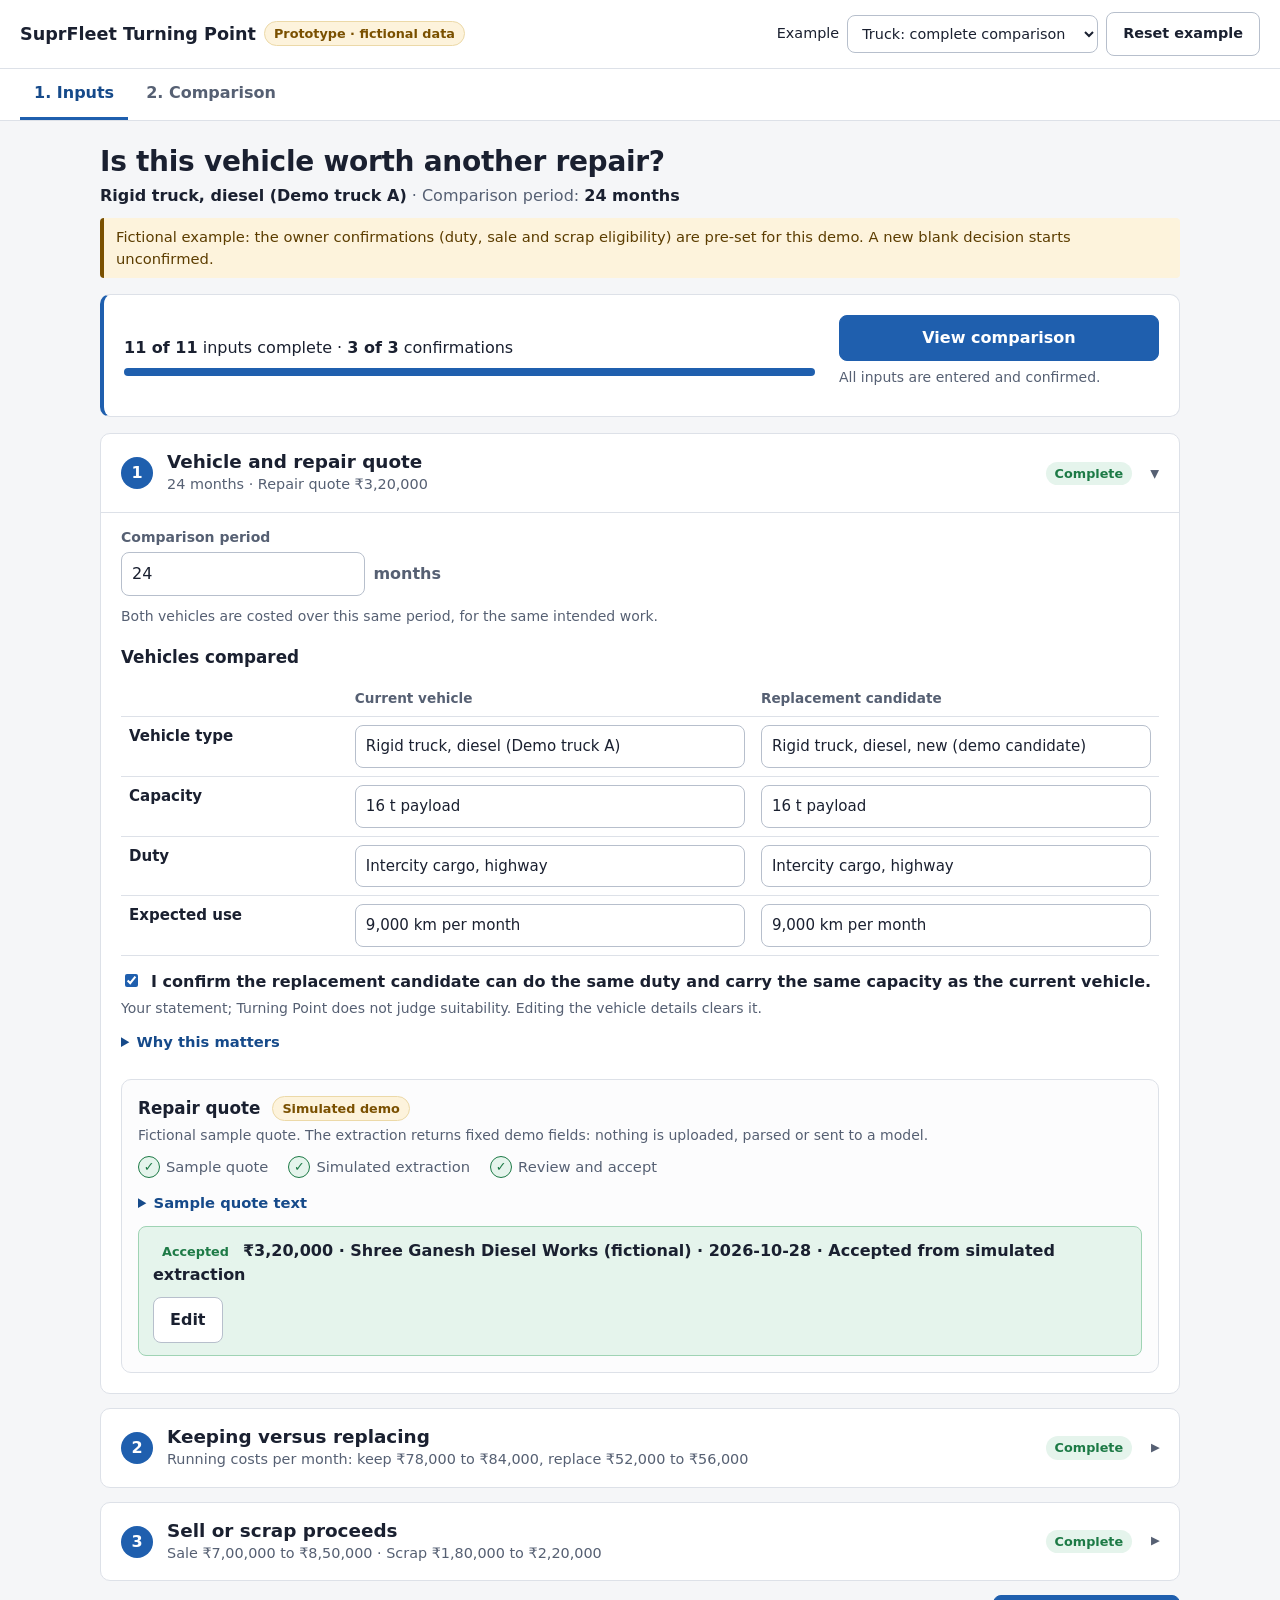
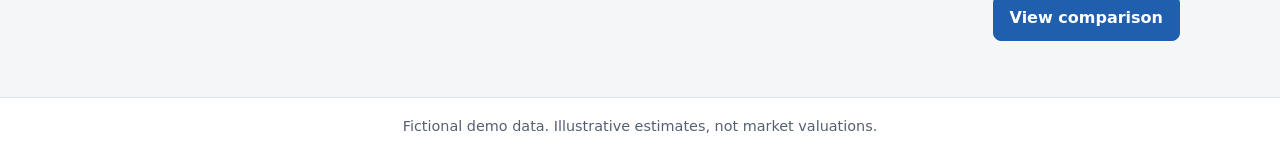
<file: index.html>
<!DOCTYPE html>
<html lang="en">
<head>
  <meta charset="utf-8">
  <meta name="viewport" content="width=device-width, initial-scale=1">
  <title>SuprFleet Turning Point (prototype)</title>
  <link rel="stylesheet" href="styles.css">
</head>
<body>
  <header class="topbar">
    <div class="brand">
      <span class="brand-name">SuprFleet Turning Point</span>
      <span class="badge badge-demo">Prototype · fictional data</span>
    </div>
    <div class="controls">
      <label for="preset">Example</label>
      <select id="preset"></select>
      <button type="button" id="reset" class="btn btn-quiet">Reset example</button>
    </div>
  </header>

  <nav class="tabs" aria-label="Views">
    <a href="#inputs" id="tab-inputs" class="tab">1. Inputs</a>
    <a href="#comparison" id="tab-comparison" class="tab">2. Comparison</a>
  </nav>

  <main>
    <section id="view-inputs" class="view" aria-labelledby="tab-inputs"></section>
    <section id="view-comparison" class="view" aria-labelledby="tab-comparison" hidden></section>
  </main>

  <footer class="footer">Fictional demo data. Illustrative estimates, not market valuations.</footer>

  <script src="js/engine.js"></script>
  <script src="js/presets.js"></script>
  <script src="js/explain.js"></script>
  <script src="js/app.js"></script>
</body>
</html>
</file>
<file: styles.css>
/* SuprFleet Turning Point prototype styles. Plain CSS, no framework. */

:root {
  --bg: #f5f6f8;
  --card: #ffffff;
  --ink: #1a2030;
  --muted: #566073;
  --line: #dde1e8;
  --accent: #1f5fae;
  --accent-ink: #164a8a;
  --accent-soft: #e7effa;
  --ok: #1d7a46;
  --ok-soft: #e5f4ec;
  --warn: #7a5000;
  --warn-soft: #fdf3dc;
  --bad: #a3262a;
  --bad-soft: #fbe9e9;
  --radius: 10px;
  font-family: system-ui, -apple-system, "Segoe UI", Roboto, "Noto Sans", sans-serif;
  font-size: 16px;
  color: var(--ink);
  background: var(--bg);
  line-height: 1.5;
}

* { box-sizing: border-box; }
body { margin: 0; overflow-x: hidden; }
h1 { font-size: 1.75rem; line-height: 1.2; margin: 0 0 6px; letter-spacing: -0.01em; }
h2 { font-size: 1.2rem; line-height: 1.3; margin: 0 0 12px; }
h3 { font-size: 1.05rem; margin: 0 0 10px; }
h4 { font-size: 0.95rem; margin: 14px 0 6px; }
p { margin: 0 0 8px; }
code { font-family: ui-monospace, Menlo, Consolas, monospace; font-size: 0.85em; background: #f1f3f6; padding: 1px 4px; border-radius: 4px; overflow-wrap: anywhere; }
.sr-only { position: absolute; width: 1px; height: 1px; margin: -1px; padding: 0; overflow: hidden; clip: rect(0 0 0 0); white-space: nowrap; border: 0; }

/* Top bar and tabs */
.topbar {
  display: flex; flex-wrap: wrap; gap: 10px 16px; align-items: center; justify-content: space-between;
  padding: 12px 20px; background: var(--card); border-bottom: 1px solid var(--line);
}
.brand { display: flex; flex-wrap: wrap; gap: 8px; align-items: center; }
.brand-name { font-weight: 700; font-size: 1.1rem; }
.controls { display: flex; flex-wrap: wrap; gap: 8px; align-items: center; font-size: 0.9rem; }
.controls select { width: auto; min-width: 240px; }

.tabs { display: flex; gap: 4px; padding: 0 20px; background: var(--card); border-bottom: 1px solid var(--line); position: sticky; top: 0; z-index: 5; }
.tab { padding: 12px 14px; color: var(--muted); text-decoration: none; font-weight: 600; border-bottom: 3px solid transparent; }
.tab.active { color: var(--accent-ink); border-bottom-color: var(--accent); }
.tab:focus-visible { outline: 3px solid #9cc0ee; outline-offset: -3px; }

main { max-width: 1120px; margin: 0 auto; padding: 24px 20px 40px; }
.footer { text-align: center; color: var(--muted); font-size: 0.9rem; padding: 18px 20px 28px; border-top: 1px solid var(--line); background: var(--card); }

.page-head { margin-bottom: 16px; }
.page-sub { color: var(--muted); font-size: 1rem; margin: 0; }
.page-sub strong { color: var(--ink); }
.note-demo { margin: 10px 0 0; padding: 8px 12px; border-left: 4px solid var(--warn); background: var(--warn-soft); color: #5c3d00; border-radius: 4px; font-size: 0.92rem; }

/* Cards and layout */
.card { background: var(--card); border: 1px solid var(--line); border-radius: var(--radius); padding: 20px; margin-bottom: 16px; }
.sub-card { border: 1px solid var(--line); border-radius: var(--radius); padding: 16px; background: #fcfcfd; }
.sub-head { margin-bottom: 8px; }
.sub-head h3 { margin-bottom: 6px; }
.grid-2 { display: grid; grid-template-columns: repeat(2, minmax(0, 1fr)); gap: 16px; align-items: start; }
.two-col { display: grid; grid-template-columns: repeat(2, minmax(0, 1fr)); gap: 12px; }

/* Form controls */
input, select { font: inherit; color: inherit; padding: 9px 10px; border: 1px solid #b7bfcc; border-radius: 8px; background: #fff; width: 100%; min-width: 0; }
input:focus-visible, select:focus-visible, .btn:focus-visible, .link:focus-visible, summary:focus-visible, a:focus-visible, [tabindex="-1"]:focus-visible { outline: 3px solid #5b94dc; outline-offset: 2px; }
input[type="checkbox"], input[type="radio"] { accent-color: var(--accent); }
.text-field { display: block; margin: 10px 0; }
.text-field > span, .label-sm, .mini-label { display: block; font-size: 0.875rem; color: var(--muted); margin-bottom: 4px; font-weight: 600; }
.narrow { max-width: 320px; }
.check { display: flex; gap: 10px; align-items: flex-start; margin-top: 14px; font-weight: 600; }
.check input, .radio input, .fixed-toggle input { width: auto; margin-top: 4px; }
.radio { display: inline-flex; gap: 6px; align-items: center; margin-right: 16px; }
fieldset.elig { border: 1px solid var(--line); border-radius: 8px; margin: 12px 0 0; padding: 8px 12px 10px; }
fieldset.elig legend { font-size: 0.875rem; font-weight: 600; color: var(--muted); padding: 0 4px; }

.text-field > span.amt, .mini > span.amt { display: flex; align-items: center; position: relative; margin: 0; font-size: inherit; color: inherit; font-weight: inherit; }
.amt { display: flex; align-items: center; position: relative; }
.amt .cur { position: absolute; left: 10px; color: var(--muted); pointer-events: none; }
.amt .cur + input { padding-left: 24px; }
.amt input { font-variant-numeric: tabular-nums; }
.amt .suf, .text-field > span.amt > .suf { display: inline; margin: 0 0 0 8px; color: var(--muted); font-weight: 600; font-size: 1rem; }

.money { margin: 0 0 14px; padding: 10px 0 0; }
.money-head { display: flex; flex-wrap: wrap; justify-content: space-between; gap: 4px 10px; align-items: baseline; }
.money-label { font-weight: 600; }
.unit { font-size: 0.875rem; color: var(--muted); margin: 0 0 6px; }
.tag { font-size: 0.75rem; font-weight: 700; padding: 1px 8px; border-radius: 4px; white-space: nowrap; }
.tag-cost { background: #eceff4; color: #39445a; }
.tag-sub { background: var(--ok-soft); color: var(--ok); }
.money-inputs { display: grid; grid-template-columns: 1fr 1fr; gap: 8px; }
.money.is-fixed .money-inputs { grid-template-columns: 1fr; }
.money.is-fixed .hi { display: none; }
.mini { display: block; }
.fixed-toggle { display: inline-flex; gap: 6px; align-items: center; font-size: 0.875rem; color: var(--muted); margin-top: 6px; }
.calc { font-size: 0.9rem; font-weight: 600; color: var(--accent-ink); margin: 6px 0 0; font-variant-numeric: tabular-nums; }
.calc:empty { display: none; }
.ro-val { font-size: 1.1rem; font-weight: 700; margin: 4px 0; font-variant-numeric: tabular-nums; }

.hint { font-size: 0.875rem; color: var(--muted); margin-top: 4px; }
.muted { color: var(--muted); }
.msg { font-size: 0.9rem; margin: 4px 0 0; min-height: 0; }
.msg:empty { display: none; }
.st-missing { color: var(--warn); }
.st-invalid { color: var(--bad); font-weight: 600; }
.st-unreviewed { color: var(--warn); font-weight: 600; }

/* Expandable details */
details.more { margin: 8px 0; font-size: 0.92rem; }
details.more > summary { cursor: pointer; color: var(--accent-ink); font-weight: 600; padding: 4px 0; }
details.more > summary:hover { text-decoration: underline; }
details.more > p, details.more > div, details.more > pre { margin-top: 6px; }
details.more[open] > summary { margin-bottom: 4px; }
details.history { margin-top: 16px; border-top: 1px dashed var(--line); padding-top: 8px; }

/* Numbered input sections */
details.step { background: var(--card); border: 1px solid var(--line); border-radius: var(--radius); margin-bottom: 14px; }
details.step > summary { display: flex; align-items: center; gap: 14px; padding: 16px 20px; cursor: pointer; list-style: none; border-radius: var(--radius); }
details.step > summary::-webkit-details-marker { display: none; }
details.step > summary::after { content: "▾"; color: var(--muted); font-size: 1.1rem; margin-left: 4px; transition: transform 0.15s; }
details.step:not([open]) > summary::after { transform: rotate(-90deg); }
details.step > summary:hover { background: #f8f9fb; }
.step-num { flex: none; width: 32px; height: 32px; border-radius: 50%; background: var(--accent); color: #fff; font-weight: 700; display: grid; place-items: center; }
.step-title { flex: 1; min-width: 0; }
.step-name { font-size: 1.15rem; margin: 0; }
.step-sum { display: block; font-size: 0.9rem; color: var(--muted); overflow-wrap: anywhere; }
.step-body { padding: 4px 20px 20px; border-top: 1px solid var(--line); }
.step-body > h3 { margin-top: 18px; }

/* Buttons */
.btn { display: inline-block; font: inherit; font-weight: 600; padding: 10px 16px; border-radius: 8px; border: 1px solid var(--accent); background: var(--accent-soft); color: var(--accent-ink); cursor: pointer; text-decoration: none; text-align: center; }
.btn:hover { background: #d8e5f7; }
.btn-primary { background: var(--accent); color: #fff; }
.btn-primary:hover { background: var(--accent-ink); }
.btn-quiet { border-color: #b7bfcc; background: #fff; color: var(--ink); }
.btn-quiet:hover { background: #f1f3f6; }
.btn-row { display: flex; flex-wrap: wrap; gap: 10px; margin: 10px 0 16px; }
.btn-row.end { justify-content: flex-end; }
.link { background: none; border: none; color: var(--accent-ink); font: inherit; font-weight: 600; text-decoration: underline; cursor: pointer; padding: 0 2px; text-align: left; }

/* Badges and notices */
.badge { display: inline-block; font-size: 0.8rem; font-weight: 700; padding: 2px 9px; border-radius: 999px; }
.badge-demo { background: var(--warn-soft); color: var(--warn); border: 1px solid #ecd9a8; }
.badge-ok { background: var(--ok-soft); color: var(--ok); }
.badge-warn { background: var(--warn-soft); color: var(--warn); }
.badge-bad { background: var(--bad-soft); color: var(--bad); }
.badge-info { background: var(--accent-soft); color: var(--accent-ink); }
.chips { display: flex; flex-wrap: wrap; gap: 6px; }
.notice { background: var(--accent-soft); border-radius: 8px; padding: 8px 12px; font-size: 0.92rem; }
.notice-scope { background: var(--warn-soft); color: #5c3d00; }

/* Completion summary */
.progress { border-left: 4px solid var(--accent); }
.prog-top { display: flex; flex-wrap: wrap; gap: 14px 24px; align-items: center; justify-content: space-between; }
.prog-main { flex: 1 1 280px; }
.prog-count { margin-bottom: 8px; }
.meter { height: 8px; background: #e5e9f0; border-radius: 4px; overflow: hidden; }
.meter span { display: block; height: 100%; background: var(--accent); }
.prog-action { flex: 0 1 320px; }
.prog-action .btn { display: block; }
.prog-action .hint { margin-top: 6px; }
.gaps { margin-top: 14px; padding-top: 12px; border-top: 1px solid var(--line); }
.gaps ul { margin: 0; padding-left: 20px; }
.gaps li { margin-bottom: 2px; }

/* Tables */
.table-wrap { overflow-x: auto; }
table { border-collapse: collapse; width: 100%; font-size: 0.94rem; }
th, td { text-align: left; padding: 8px; border-bottom: 1px solid var(--line); vertical-align: top; }
thead th { font-size: 0.85rem; color: var(--muted); font-weight: 700; }
table.veh td { min-width: 180px; }
table.veh th[scope="row"] { white-space: nowrap; font-weight: 600; }
table.prop input { min-width: 150px; }
table.breakdown td { white-space: nowrap; text-align: right; font-variant-numeric: tabular-nums; }
table.breakdown thead th:not(:first-child) { text-align: right; }
table.breakdown tr.grp th { background: #f3f5f8; font-size: 0.8rem; text-transform: uppercase; letter-spacing: 0.03em; color: var(--muted); }
.row-missing th, .row-missing td { color: var(--warn); }
table.sens { min-width: 600px; }
table.sens td:nth-child(n+3) { white-space: nowrap; }

/* Quote review */
.quote-flow { margin-top: 22px; padding: 16px; border: 1px solid var(--line); border-radius: var(--radius); background: #fcfcfd; }
.quote-head { display: flex; flex-wrap: wrap; gap: 8px 12px; align-items: center; margin-bottom: 4px; }
.quote-head h3 { margin: 0; }
.flow { display: flex; flex-wrap: wrap; gap: 8px 20px; list-style: none; margin: 10px 0; padding: 0; font-size: 0.92rem; color: var(--muted); }
.flow li { display: flex; align-items: center; gap: 6px; }
.flow-n { width: 22px; height: 22px; border-radius: 50%; border: 1px solid #b7bfcc; display: grid; place-items: center; font-size: 0.8rem; font-weight: 700; background: #fff; }
.flow li.is-here { color: var(--ink); font-weight: 700; }
.flow li.is-here .flow-n { background: var(--accent); border-color: var(--accent); color: #fff; }
.flow li.is-done .flow-n { background: var(--ok-soft); border-color: var(--ok); color: var(--ok); }
.quote { background: #fbfaf6; border: 1px dashed #c9c3b0; border-radius: 8px; padding: 12px; font-size: 0.82rem; white-space: pre-wrap; overflow-wrap: anywhere; margin: 0 0 10px; }
.proposal { border: 1px solid #ecd9a8; background: #fffcf3; border-radius: 8px; padding: 12px; margin-top: 8px; }
.proposal-title { font-size: 0.95rem; }
.accepted { border: 1px solid #9fd3b4; background: var(--ok-soft); border-radius: 8px; padding: 12px 14px; margin-top: 8px; }
.accepted-row { display: flex; flex-wrap: wrap; gap: 10px 16px; align-items: center; justify-content: space-between; }
.accepted-sum { font-weight: 600; overflow-wrap: anywhere; }
.accepted #quote-edit-fields { margin-top: 12px; padding-top: 6px; border-top: 1px solid #9fd3b4; }
.manual { margin-top: 6px; border-top: 1px dashed var(--line); }

/* Keep versus replace: two aligned columns on desktop, stacked sections on mobile */
.compare-cols { display: grid; grid-template-columns: repeat(2, minmax(0, 1fr)); gap: 0 28px; margin-top: 14px; }
.col { display: grid; grid-template-rows: subgrid; grid-row: span 7; align-content: start; }
.col > h3 { margin: 0 0 4px; padding-bottom: 8px; border-bottom: 2px solid var(--accent); }
.col > .group { margin: 12px 0 0; font-size: 0.8rem; text-transform: uppercase; letter-spacing: 0.04em; font-weight: 700; color: var(--muted); }
.col > .money { border-bottom: 1px solid var(--line); }
.col > .money.ro { background: #f6f7f9; border-radius: 8px; padding: 10px 12px; }
.col > .money.is-sub { background: #f4faf6; border-radius: 8px; padding: 10px 12px; }

/* Comparison */
.result { border-radius: var(--radius); padding: 14px 18px; margin-bottom: 12px; border: 1px solid var(--line); background: var(--card); }
.result p:last-child { margin-bottom: 0; }
.kind-clear { border-color: #9fd3b4; background: var(--ok-soft); }
.kind-overlap { border-color: #b7c9e6; background: var(--accent-soft); }
.kind-unconfirmed, .kind-unreviewed, .kind-incomplete { border-color: #ecd9a8; background: var(--warn-soft); }
.kind-horizon { border-color: #e9b7b8; background: var(--bad-soft); }

.paths { display: grid; grid-template-columns: repeat(3, minmax(0, 1fr)); gap: 16px; margin-bottom: 16px; align-items: start; }
.path-card { background: var(--card); border: 1px solid var(--line); border-radius: var(--radius); padding: 18px; display: flex; flex-direction: column; }
.path-card header { display: flex; flex-direction: column; gap: 6px; margin-bottom: 10px; }
.path-card header h3 { margin: 0; font-size: 1.1rem; }
.path-card.is-lower { border: 2px solid var(--ok); }
.path-card.is-exploratory { border-style: dashed; border-color: #b7bfcc; }
.lower-tag { color: var(--ok); font-weight: 700; font-size: 0.92rem; }
.total { font-size: 1.35rem; font-weight: 700; margin-bottom: 8px; font-variant-numeric: tabular-nums; overflow-wrap: anywhere; }
.total-na { color: var(--warn); }
.missing, .explore { margin-top: 10px; font-size: 0.92rem; }
.missing ul, .explore ul { margin: 0; padding-left: 18px; }
.missing li, .explore li { color: var(--warn); }
.explain { margin-top: 4px; font-size: 0.92rem; color: #333b4a; }
.evidence-box { font-size: 0.92rem; }
.evidence-box p { margin-bottom: 4px; }
.lead { font-size: 1.05rem; }
.explain-plain { color: #333b4a; }
.scope { color: var(--muted); font-size: 0.9rem; text-align: center; margin: 4px 0 12px; }
.notes > summary { cursor: pointer; font-weight: 700; color: var(--accent-ink); }
.notes > summary:hover { text-decoration: underline; }
.notes ul { margin: 12px 0 0; padding-left: 20px; }
.notes li { margin-bottom: 4px; }

/* Range chart */
.chart-body { display: flex; flex-direction: column; gap: 12px; }
.chart-row { display: grid; grid-template-columns: 190px minmax(0, 1fr) 230px; gap: 12px; align-items: center; font-size: 0.95rem; }
.chart-label { font-weight: 600; }
.chart-flag { display: block; font-size: 0.8rem; font-weight: 600; color: var(--warn); }
.chart-track { position: relative; height: 20px; background: #eceff4; border-radius: 10px; }
.bar { position: absolute; top: 0; height: 20px; border-radius: 10px; background: var(--accent); }
.bar-explore { background: repeating-linear-gradient(45deg, #9db6d8, #9db6d8 6px, #d4e0f0 6px, #d4e0f0 12px); border: 1px dashed var(--accent); }
.bar-na { position: absolute; left: 10px; top: 0; font-size: 0.82rem; color: var(--warn); line-height: 20px; }
.chart-val { font-variant-numeric: tabular-nums; }
.chart-axis-row .chart-axis { display: flex; justify-content: space-between; font-size: 0.82rem; color: var(--muted); padding: 0 4%; }

/* Responsive */
@media (max-width: 900px) {
  .paths { grid-template-columns: 1fr; }
  .chart-row { grid-template-columns: 150px minmax(0, 1fr); }
  .chart-row .chart-val { grid-column: 2; }
  .chart-axis-row .chart-val { display: none; }
}
@media (max-width: 760px) {
  .compare-cols { grid-template-columns: 1fr; gap: 24px; }
  .col { display: block; grid-row: auto; }
  .grid-2 { grid-template-columns: 1fr; }
}
@media (max-width: 680px) {
  h1 { font-size: 1.45rem; }
  main { padding: 16px 12px 32px; }
  .topbar { padding: 10px 12px; }
  .tabs { padding: 0 8px; }
  .controls select { min-width: 0; flex: 1; }
  .controls { width: 100%; }
  .two-col { grid-template-columns: 1fr; }
  .card { padding: 14px; }
  details.step > summary { flex-wrap: wrap; padding: 14px; gap: 10px; }
  .step-title { flex: 1 1 calc(100% - 100px); }
  .step-badge { order: 3; }
  .step-body { padding: 4px 14px 16px; }
  .money-inputs { grid-template-columns: 1fr; }
  .chart-row { grid-template-columns: 1fr; gap: 4px; }
  .chart-row .chart-val { grid-column: auto; font-size: 0.9rem; color: var(--muted); }
  .chart-axis-row .chart-label { display: none; }
  .quote { font-size: 0.75rem; }
  .btn-row .btn { flex: 1 1 100%; }
  /* Vehicle details and proposed fields stack as one block per row on small screens. */
  table.veh thead, table.prop thead { display: none; }
  table.veh, table.veh tbody, table.veh tr, table.veh th, table.veh td,
  table.prop, table.prop tbody, table.prop tr, table.prop th, table.prop td { display: block; width: 100%; }
  table.veh tr, table.prop tr { border-bottom: 1px solid var(--line); padding: 8px 0; }
  table.veh th, table.veh td, table.prop th, table.prop td { border: none; padding: 3px 0; }
  table.veh td { min-width: 0; }
  table.veh td::before { content: attr(data-label); display: block; font-size: 0.8rem; color: var(--muted); font-weight: 600; }
  table.prop input { min-width: 0; }
}
</file>
